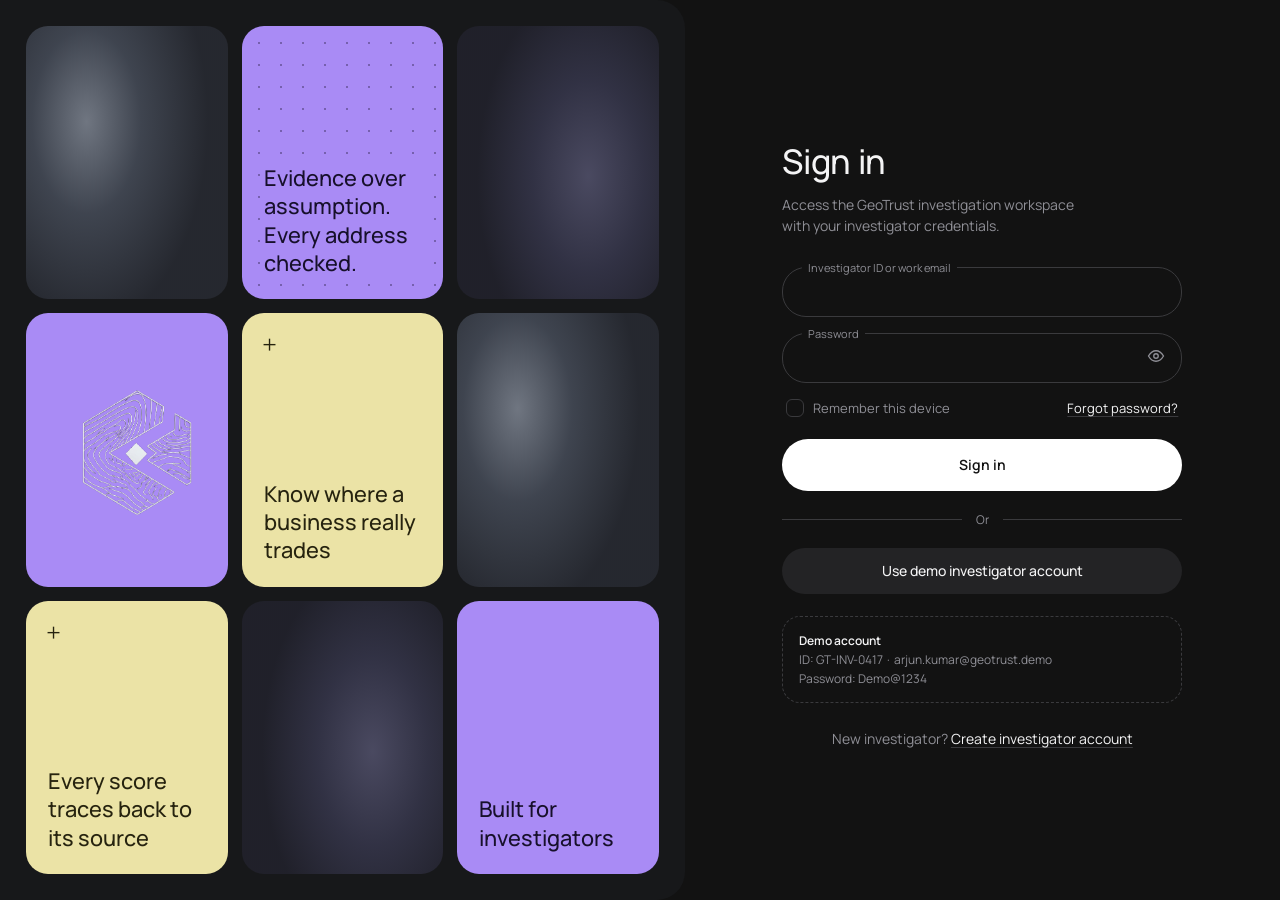
<file: frontend/login.html>
<!DOCTYPE html>
<html lang="en">

<head>
  <meta charset="utf-8">
  <meta name="viewport" content="width=device-width, initial-scale=1, viewport-fit=cover">
  <title>GeoTrust AI – Investigator Access</title>
  <link rel="preconnect" href="https://fonts.googleapis.com">
  <link href="https://fonts.googleapis.com/css2?family=Manrope:wght@400;500;600;700&display=swap" rel="stylesheet">
  <style>
    :root {
      --bg: #121212;
      --panel: #1c1c1e;
      --line: #3a3a3d;
      --tx: #f4f4f5;
      --mu: #8f8f96;
      --pu: #a98bf5;
      --cr: #ebe3a6;
      --err: #ff8a8a;
      --ok: #7ddba0;
      box-sizing: border-box;
      padding-top: env(safe-area-inset-top, 0px);
      padding-bottom: env(safe-area-inset-bottom, 0px)
    }

    *,
    *::before,
    *::after {
      box-sizing: inherit
    }

    html {
      height: 100%;
      scroll-padding-top: env(safe-area-inset-top, 0px)
    }

    body {
      margin: 0;
      min-height: 100%;
      background: var(--bg);
      color: var(--tx);
      font-family: Manrope, Inter, system-ui, sans-serif;
      font-size: 14px
    }

    .app {
      display: grid;
      grid-template-columns: minmax(0, 1.15fr) minmax(0, 1fr);
      min-height: 100vh
    }

    /* art */
    .art {
      position: relative;
      padding: 26px;
      display: grid;
      grid-template-columns: repeat(3, 1fr);
      grid-auto-rows: 1fr;
      gap: 14px;
      overflow: hidden;
      background: #17181a;
      border-radius: 0 28px 28px 0
    }

    .t {
      border-radius: 22px;
      padding: 22px;
      display: flex;
      flex-direction: column;
      justify-content: flex-end;
      min-height: 150px;
      font-size: clamp(17px, 1.7vw, 24px);
      line-height: 1.3;
      font-weight: 500;
      position: relative;
      overflow: hidden
    }

    .t.ph {
      background: radial-gradient(ellipse 60% 75% at 30% 35%, #8d95a3 0, #4c5361 45%, #2a2d36 100%);
      opacity: .75
    }

    .t.ph.b {
      background: radial-gradient(ellipse 55% 70% at 65% 55%, #5b5a78 0, #3a3a52 50%, #23232f 100%)
    }

    .t.pu {
      background: var(--pu);
      color: #17102b
    }

    .t.cr {
      background: var(--cr);
      color: #26230f
    }

    .t.pu.mid {
      align-items: center;
      justify-content: center
    }

    .t .plus {
      position: absolute;
      top: 18px;
      left: 20px;
      font-size: 26px;
      font-weight: 300;
      line-height: 1
    }

    .t.dots {
      background-image: radial-gradient(rgba(23, 16, 43, .35) 1.2px, transparent 1.4px);
      background-size: 22px 22px;
      background-position: 6px 6px
    }

    .t.dots span {
      background: var(--pu);
      padding: 6px 0 0
    }

    .logo {
      width: 76px;
      height: 76px
    }

    .art .lg {
      position: absolute;
      left: 0;
      right: 0;
      bottom: 0;
      height: 0
    }

    /* pane */
    .pane {
      display: flex;
      align-items: center;
      justify-content: center;
      padding: 40px 24px
    }

    .box {
      width: 100%;
      max-width: 400px
    }

    h1 {
      font-size: 34px;
      font-weight: 500;
      margin: 0 0 10px;
      letter-spacing: -.01em
    }

    .sub {
      color: var(--mu);
      margin: 0 0 30px;
      line-height: 1.55;
      max-width: 34ch
    }

    .f {
      position: relative;
      margin-bottom: 16px
    }

    .f label {
      position: absolute;
      top: -7px;
      left: 20px;
      padding: 0 6px;
      background: var(--bg);
      font-size: 11px;
      color: var(--mu);
      z-index: 1
    }

    .f input,
    .f select {
      width: 100%;
      height: 50px;
      background: transparent;
      color: var(--tx);
      border: 1px solid var(--line);
      border-radius: 24px;
      padding: 0 22px;
      font: inherit;
      font-size: 14px;
      outline: none;
      appearance: none;
      -webkit-appearance: none
    }

    .f select {
      background-image: url("data:image/svg+xml,%3Csvg xmlns='http://www.w3.org/2000/svg' width='12' height='8' fill='none' stroke='%238f8f96' stroke-width='1.6'%3E%3Cpath d='M1 1.5l5 5 5-5'/%3E%3C/svg%3E");
      background-repeat: no-repeat;
      background-position: right 20px center;
      padding-right: 44px
    }

    .f select option {
      background: #1c1c1e
    }

    .f input:focus,
    .f select:focus {
      border-color: var(--pu);
      box-shadow: 0 0 0 3px rgba(169, 139, 245, .2)
    }

    .f.bad input,
    .f.bad select {
      border-color: var(--err)
    }

    .f .e {
      display: none;
      color: var(--err);
      font-size: 12px;
      margin: 6px 0 0 22px
    }

    .f.bad .e {
      display: block
    }

    .f .eye {
      position: absolute;
      right: 8px;
      top: 7px;
      width: 36px;
      height: 36px;
      border: 0;
      background: none;
      color: var(--mu);
      cursor: pointer;
      border-radius: 50%
    }

    .row {
      display: grid;
      grid-template-columns: 1fr 1fr;
      gap: 12px
    }

    .meta {
      display: flex;
      justify-content: space-between;
      align-items: center;
      margin: 2px 4px 22px;
      font-size: 13px;
      color: var(--mu)
    }

    .chk {
      display: flex;
      gap: 9px;
      align-items: center;
      cursor: pointer
    }

    .chk input {
      appearance: none;
      -webkit-appearance: none;
      width: 18px;
      height: 18px;
      border: 1px solid var(--line);
      border-radius: 6px;
      margin: 0;
      display: grid;
      place-content: center;
      cursor: pointer;
      flex: none
    }

    .chk input:checked {
      background: var(--pu);
      border-color: var(--pu)
    }

    .chk input:checked::after {
      content: "";
      width: 9px;
      height: 5px;
      border: 2px solid #17102b;
      border-top: 0;
      border-right: 0;
      transform: rotate(-45deg) translate(1px, -1px)
    }

    a,
    .lnk {
      color: var(--tx);
      text-decoration: underline;
      text-underline-offset: 3px;
      text-decoration-color: var(--line);
      background: none;
      border: 0;
      font: inherit;
      cursor: pointer;
      padding: 0
    }

    a:hover,
    .lnk:hover {
      text-decoration-color: var(--pu)
    }

    .btn {
      width: 100%;
      height: 52px;
      border-radius: 26px;
      border: 0;
      background: #fff;
      color: #111;
      font: inherit;
      font-weight: 600;
      font-size: 14px;
      cursor: pointer;
      transition: transform .15s
    }

    .btn:active {
      transform: scale(.98)
    }

    .btn.g {
      background: #232325;
      color: var(--tx);
      font-weight: 500;
      height: 46px
    }

    .btn.g:hover {
      background: #2c2c2f
    }

    .btn.pu {
      background: var(--pu)
    }

    .or {
      display: flex;
      align-items: center;
      gap: 14px;
      color: var(--mu);
      font-size: 12px;
      margin: 20px 0
    }

    .or::before,
    .or::after {
      content: "";
      flex: 1;
      height: 1px;
      background: var(--line)
    }

    .foot {
      margin-top: 26px;
      text-align: center;
      color: var(--mu)
    }

    .demo {
      margin-top: 22px;
      padding: 14px 16px;
      border: 1px dashed var(--line);
      border-radius: 18px;
      font-size: 12px;
      color: var(--mu);
      line-height: 1.6
    }

    .demo b {
      color: var(--tx);
      font-weight: 600
    }

    .view {
      display: none
    }

    .view.on {
      display: block;
      animation: in .35s ease
    }

    @keyframes in {
      from {
        opacity: 0;
        transform: translateY(8px)
      }

      to {
        opacity: 1;
        transform: none
      }
    }

    :focus-visible {
      outline: 2px solid var(--pu);
      outline-offset: 3px
    }

    /* stepper */
    .steps {
      display: flex;
      gap: 6px;
      margin: 0 0 6px
    }

    .steps i {
      flex: 1;
      height: 4px;
      border-radius: 2px;
      background: var(--line);
      transition: background .3s
    }

    .steps i.d {
      background: var(--pu)
    }

    .stl {
      color: var(--mu);
      font-size: 12px;
      margin: 0 0 22px;
      display: flex;
      justify-content: space-between
    }

    .stl b {
      color: var(--tx);
      font-weight: 600
    }

    .nav {
      display: flex;
      gap: 10px;
      margin-top: 8px
    }

    .nav .btn.g {
      width: 40%
    }

    .note {
      font-size: 12px;
      color: var(--mu);
      margin: -4px 4px 16px;
      line-height: 1.5
    }

    .str {
      display: flex;
      gap: 4px;
      margin: -6px 6px 16px
    }

    .str i {
      flex: 1;
      height: 3px;
      border-radius: 2px;
      background: var(--line)
    }

    .str i.s {
      background: var(--pu)
    }

    /* status list */
    .list {
      list-style: none;
      margin: 0 0 26px;
      padding: 0;
      display: grid;
      gap: 0
    }

    .list li {
      display: flex;
      gap: 14px;
      align-items: flex-start;
      padding: 0 0 18px;
      position: relative;
      color: var(--mu)
    }

    .list li::before {
      content: "";
      width: 12px;
      height: 12px;
      border-radius: 50%;
      border: 2px solid var(--line);
      margin-top: 3px;
      flex: none;
      background: var(--bg);
      z-index: 1
    }

    .list li::after {
      content: "";
      position: absolute;
      left: 5px;
      top: 18px;
      bottom: 0;
      width: 2px;
      background: var(--line);
    }
    .list li:last-child::after {
        display: none
      }

      .list li.d {
        color: var(--tx)
      }

      .list li.d::before {
        background: var(--ok);
        border-color: var(--ok)
      }

      .list li.c {
        color: var(--tx)
      }

      .list li.c::before {
        border-color: var(--cr);
        background: var(--cr);
        animation: pl 1.4s infinite
      }

      @keyframes pl {
        50% {
          box-shadow: 0 0 0 6px rgba(235, 227, 166, .15)
        }
      }

      .list small {
        display: block;
        color: var(--mu);
        margin-top: 2px
      }

      .card {
        background: var(--panel);
        border-radius: 20px;
        padding: 16px 18px;
        margin-bottom: 22px;
        font-size: 13px;
        display: grid;
        gap: 8px
      }

      .card div {
        display: flex;
        justify-content: space-between;
        gap: 12px
      }

      .card span {
        color: var(--mu)
      }

      .card code {
        font-family: ui-monospace, "JetBrains Mono", monospace;
        font-size: 12px
      }

      .pill {
        display: inline-block;
        background: rgba(235, 227, 166, .14);
        color: var(--cr);
        border-radius: 20px;
        padding: 4px 12px;
        font-size: 12px;
        margin-bottom: 16px
      }

      @media(max-width:900px) {
        .app {
          grid-template-columns: 1fr
        }

        .art {
          display: none
        }

        .pane {
          align-items: flex-start;
          padding-top: 48px
        }
      }

      @media(max-width:420px) {
        .row {
          grid-template-columns: 1fr
        }
      }

      @media(prefers-reduced-motion:reduce) {
        * {
          animation: none !important;
          transition: none !important
        }
      }
  </style>
</head>

<body>
  <div class="app">
    <aside class="art" aria-hidden="true">
      <div class="t ph"></div>
      <div class="t pu dots"><span>Evidence over assumption.<br>Every address checked.</span></div>
      <div class="t ph b"></div>
      <div class="t pu mid">
        <img class="logo" src="assets/logo.png" alt="GeoTrust Logo" style="width: 100%; height: 100%; object-fit: contain;">
      </div>
      <div class="t cr"><span class="plus">+</span>Know where a business really trades</div>
      <div class="t ph"></div>
      <div class="t cr"><span class="plus">+</span>Every score traces back to its source</div>
      <div class="t ph b"></div>
      <div class="t pu"><span>Built for investigators</span></div>
    </aside>

    <main class="pane">
      <div class="box">

        <!-- LOGIN -->
        <section class="view on" id="v-login" aria-labelledby="h-login">
          <h1 id="h-login">Sign in</h1>
          <p class="sub">Access the GeoTrust investigation workspace with your investigator credentials.</p>
          <form id="fl" novalidate>
            <div class="f"><label for="lid">Investigator ID or work email</label><input id="lid" autocomplete="username"
                required>
              <div class="e">Enter your investigator ID or work email.</div>
            </div>
            <div class="f"><label for="lpw">Password</label><input id="lpw" type="password"
                autocomplete="current-password" required><button type="button" class="eye" aria-label="Show password"
                data-eye="lpw">
                <svg width="18" height="18" viewBox="0 0 24 24" fill="none" stroke="currentColor" stroke-width="1.8">
                  <path d="M2 12s4-7 10-7 10 7 10 7-4 7-10 7S2 12 2 12Z" />
                  <circle cx="12" cy="12" r="3" />
                </svg></button>
              <div class="e">Enter your password.</div>
            </div>
            <div class="meta"><label class="chk"><input type="checkbox" id="rem"> Remember this device</label><button
                type="button" class="lnk" id="forgot">Forgot password?</button></div>
            <button class="btn" type="submit">Sign in</button>
          </form>
          <div class="or">Or</div>
          <button class="btn g" id="demoFill" type="button">Use demo investigator account</button>
          <div class="demo"><b>Demo account</b><br>ID: GT-INV-0417 &nbsp;·&nbsp; arjun.kumar@geotrust.demo<br>Password:
            Demo@1234</div>
          <p class="foot">New investigator? <button class="lnk" data-go="v-s">Create investigator account</button></p>
        </section>

        <!-- SESSION -->
        <section class="view" id="v-session" aria-live="polite">
          <h1 id="sTitle">Signing you in</h1>
          <p class="sub" id="sSub">Checking your access to the investigation workspace.</p>
          <ul class="list" id="sList">
            <li>Validating credentials</li>
            <li>Identifying investigator</li>
            <li>Confirming role</li>
            <li>Creating secure session</li>
            <li>Opening dashboard</li>
          </ul>
          <div id="sDone" style="display:none">
            <div class="card">
              <div><span>Signed in as</span><b id="who">Arjun Kumar</b></div>
              <div><span>Role</span><b>Investigator</b></div>
              <div><span>Session</span><code id="sid"></code></div>
            </div>
            <button class="btn" id="enter">Open dashboard</button>
          </div>
        </section>

        <!-- SIGNUP -->
        <section class="view" id="v-s" aria-labelledby="h-s">
          <h1 id="h-s">Create account</h1>
          <p class="sub">Investigator accounts are tied to an organization and need approval before access.</p>
          <div class="steps" id="bars"><i class="d"></i><i></i><i></i><i></i></div>
          <div class="stl"><b id="stName">Investigator details</b><span id="stNum">Step 1 of 4</span></div>
          <form id="fs" novalidate>
            <div class="step" data-s="0">
              <div class="f"><label for="s1">Full name</label><input id="s1" autocomplete="name" required>
                <div class="e">Enter your full name.</div>
              </div>
              <div class="f"><label for="s2">Work email</label><input id="s2" type="email" autocomplete="email"
                  required>
                <div class="e">Enter a valid work email.</div>
              </div>
              <div class="row">
                <div class="f"><label for="s3">Mobile number</label><input id="s3" type="tel" inputmode="tel"
                    placeholder="+91" required>
                  <div class="e">Enter a valid number.</div>
                </div>
                <div class="f"><label for="s4">Investigator ID</label><input id="s4" required>
                  <div class="e">Required.</div>
                </div>
              </div>
              <div class="row">
                <div class="f"><label for="s5">Job title</label><input id="s5" required>
                  <div class="e">Required.</div>
                </div>
                <div class="f"><label for="s6">Department</label><select id="s6" required>
                    <option value="">Select</option>
                    <option>Risk &amp; Compliance</option>
                    <option>Fraud Investigation</option>
                    <option>Credit Operations</option>
                    <option>Audit</option>
                  </select>
                  <div class="e">Choose one.</div>
                </div>
              </div>
            </div>
            <div class="step" data-s="1" hidden>
              <div class="f"><label for="o1">Organization name</label><input id="o1" required>
                <div class="e">Required.</div>
              </div>
              <div class="f"><label for="o2">Organization type</label><select id="o2" required>
                  <option value="">Select</option>
                  <option>Bank / NBFC</option>
                  <option>Regulator</option>
                  <option>Audit firm</option>
                  <option>Enterprise</option>
                  <option>Government agency</option>
                </select>
                <div class="e">Choose one.</div>
              </div>
              <div class="f"><label for="o3">Official organization email</label><input id="o3" type="email" required>
                <div class="e">Enter a valid organization email.</div>
              </div>
              <div class="row">
                <div class="f"><label for="o4">Registration or license ref.</label><input id="o4" required>
                  <div class="e">Required.</div>
                </div>
                <div class="f"><label for="o5">Office location</label><input id="o5" placeholder="City, State" required>
                  <div class="e">Required.</div>
                </div>
              </div>
            </div>
            <div class="step" data-s="2" hidden>
              <div class="f"><label for="p1">Verification type</label><select id="p1" required>
                  <option value="">Select</option>
                  <option>Employee ID card</option>
                  <option>Authority letter</option>
                  <option>Professional license</option>
                </select>
                <div class="e">Choose one.</div>
              </div>
              <div class="f"><label for="p2">Reference number</label><input id="p2" required>
                <div class="e">Required.</div>
              </div>
              <div class="f"><label for="p3">Issuing authority</label><input id="p3" required>
                <div class="e">Required.</div>
              </div>
              <div class="row">
                <div class="f"><label for="p4">Issue date</label><input id="p4" type="date" required>
                  <div class="e">Required.</div>
                </div>
                <div class="f"><label for="p5">Expiry date</label><input id="p5" type="date" required>
                  <div class="e">Must be after issue date.</div>
                </div>
              </div>
              <p class="note">Verification status starts as <b style="color:var(--cr)">Pending</b>. For this demo,
                verification is synthetic and does not check real government records.</p>
            </div>
            <div class="step" data-s="3" hidden>
              <div class="f"><label for="a1">Password</label><input id="a1" type="password" autocomplete="new-password"
                  required>
                <div class="e">Use at least 8 characters with a number and a symbol.</div>
              </div>
              <div class="str" id="str"><i></i><i></i><i></i><i></i></div>
              <div class="f"><label for="a2">Confirm password</label><input id="a2" type="password"
                  autocomplete="new-password" required>
                <div class="e">Passwords do not match.</div>
              </div>
              <label class="chk" style="margin:0 4px 14px"><input type="checkbox" id="mfa"> Turn on multi-factor
                authentication (optional)</label>
              <label class="chk" style="margin:0 4px 18px"><input type="checkbox" id="tc"> I accept the terms and the
                demo data notice</label>
              <div class="f" style="margin:-6px 0 14px">
                <div class="e" id="tcE" style="margin-top:0">Accept the terms to continue.</div>
              </div>
            </div>
            <div class="nav"><button type="button" class="btn g" id="back" hidden>Back</button><button type="submit"
                class="btn" id="next">Continue</button></div>
          </form>
          <p class="foot">Already have an account? <button class="lnk" data-go="v-login">Sign in</button></p>
        </section>

        <!-- PENDING -->
        <section class="view" id="v-pending">
          <span class="pill">Pending organization approval</span>
          <h1>Registration submitted</h1>
          <p class="sub">Your organization admin will review your details. We’ll email you when your account is ready.
          </p>
          <div class="card">
            <div><span>Reference</span><code id="ref"></code></div>
            <div><span>Applicant</span><b id="pn"></b></div>
            <div><span>Organization</span><b id="po"></b></div>
          </div>
          <ul class="list">
            <li class="d">Registration submitted<small>Details received</small></li>
            <li class="c">Organization approval<small>Waiting for your admin</small></li>
            <li>Verification check<small>Demo verification only</small></li>
            <li>Account activated<small>You can sign in</small></li>
          </ul>
          <button class="btn" data-go="v-login">Back to sign in</button>
        </section>

      </div>
    </main>
  </div>
  <script>
    const $ = s => document.querySelector(s), $$ = s => [...document.querySelectorAll(s)];
    function go(id) { $$('.view').forEach(v => v.classList.toggle('on', v.id === id)); (document.querySelector('#' + id + ' input') || { focus() { } }).focus() }
    $$('[data-go]').forEach(b => b.onclick = () => go(b.dataset.go));
    $$('[data-eye]').forEach(b => b.onclick = () => { const i = $('#' + b.dataset.eye); const h = i.type === 'password'; i.type = h ? 'text' : 'password'; b.setAttribute('aria-label', h ? 'Hide password' : 'Show password') });
    const bad = (el, on) => el.closest('.f').classList.toggle('bad', on);
    /* login */
    const DEMO = { id: ['gt-inv-0417', 'arjun.kumar@geotrust.demo'], pw: 'Demo@1234', name: 'Arjun Kumar' };
    $('#demoFill').onclick = () => { $('#lid').value = 'arjun.kumar@geotrust.demo'; $('#lpw').value = DEMO.pw; $('#fl').requestSubmit() };
    $('#forgot').onclick = () => { const i = $('#lid'); if (!i.value.trim()) { bad(i, true); i.focus(); i.closest('.f').querySelector('.e').textContent = 'Enter your ID or email first, then select Forgot password.'; return } alert('Demo: a reset link would be sent to ' + i.value.trim()) };
    $('#fl').onsubmit = e => {
      e.preventDefault(); const a = $('#lid'), p = $('#lpw'); a.closest('.f').querySelector('.e').textContent = 'Enter your investigator ID or work email.';
      bad(a, !a.value.trim()); bad(p, !p.value); if (!a.value.trim() || !p.value) return;
      const ok = DEMO.id.includes(a.value.trim().toLowerCase()) && p.value === DEMO.pw;
      go('v-session'); runSession(ok)
    };
    function runSession(ok) {
      const li = $$('#sList li'); li.forEach(l => l.className = ''); $('#sDone').style.display = 'none'; $('#sList').style.display = '';
      $('#sTitle').textContent = 'Signing you in'; $('#sSub').textContent = 'Checking your access to the investigation workspace.';
      let i = 0; (function step() {
        if (i > 0) li[i - 1].className = 'd';
        if (!ok && i === 1) { li[1].className = ''; $('#sTitle').textContent = 'Sign-in failed'; $('#sSub').innerHTML = 'We couldn’t match that ID and password. Check them and try again, or use the demo account.<br><br><button class="btn" onclick="go(\'v-login\')">Try again</button>'; return }
        if (i < li.length) { li[i].className = 'c'; i++; setTimeout(step, 520) }
        else { $('#sList').style.display = 'none'; $('#sTitle').textContent = 'Welcome back'; $('#sSub').textContent = 'Your session is ready.'; $('#sid').textContent = 'S-' + Math.random().toString(36).slice(2, 8).toUpperCase(); $('#sDone').style.display = 'block' }
      })()
    }
    $('#enter').onclick = () => { sessionStorage.setItem('geotrust_session', '{"id":"GT-INV-0417","name":"Arjun Kumar"}'); window.location.href = 'index.html'; };
    /* signup */
    const names = ['Investigator details', 'Organization details', 'Professional verification', 'Account security']; let st = 0;
    const reqOk = el => {
      let v = el.value.trim(), ok = !!v;
      if (el.type === 'email') ok = /^\S+@\S+\.\S+$/.test(v);
      if (el.type === 'tel') ok = v.replace(/\D/g, '').length >= 10;
      if (el.id === 'p5') ok = !!v && v > $('#p4').value;
      if (el.id === 'a1') ok = v.length >= 8 && /\d/.test(v) && /[^\w\s]/.test(v);
      if (el.id === 'a2') ok = v !== '' && v === $('#a1').value;
      bad(el, !ok); return ok
    };
    function draw() {
      $$('.step').forEach(s => s.hidden = +s.dataset.s !== st);
      $$('#bars i').forEach((b, i) => b.classList.toggle('d', i <= st));
      $('#stName').textContent = names[st]; $('#stNum').textContent = 'Step ' + (st + 1) + ' of 4';
      $('#back').hidden = st === 0; $('#next').textContent = st === 3 ? 'Submit registration' : 'Continue';
      $('#v-s').scrollIntoView({ block: 'start' })
    }
    $('#back').onclick = () => { st--; draw() };
    $$('#fs input,#fs select').forEach(el => el.addEventListener('input', () => { if (el.closest('.f').classList.contains('bad')) reqOk(el) }));
    $('#a1').addEventListener('input', e => { const v = e.target.value; let n = (v.length >= 8) + (/\d/.test(v)) + (/[^\w\s]/.test(v)) + (/[A-Z]/.test(v) && /[a-z]/.test(v)); $$('#str i').forEach((b, i) => b.classList.toggle('s', i < n)) });
    $('#fs').onsubmit = e => {
      e.preventDefault();
      let ok = true; $$('.step[data-s="' + st + '"] input:not([type=checkbox]),.step[data-s="' + st + '"] select').forEach(el => { if (!reqOk(el)) ok = false });
      if (st === 3 && !$('#tc').checked) { ok = false; $('#tcE').parentElement.classList.add('bad') } else $('#tcE').parentElement.classList.remove('bad');
      if (!ok) { const f = $('.step[data-s="' + st + '"] .bad input, .step[data-s="' + st + '"] .bad select'); f && f.focus(); return }
      if (st < 3) { st++; draw(); return }
      $('#ref').textContent = 'GT-REG-2026-' + Math.floor(10000 + Math.random() * 89999);
      $('#pn').textContent = $('#s1').value.trim(); $('#po').textContent = $('#o1').value.trim(); go('v-pending')
    };
    $$('#tc').forEach(c => c.onchange = () => $('#tcE').parentElement.classList.remove('bad'));
  </script>
</body>

</html>
</file>
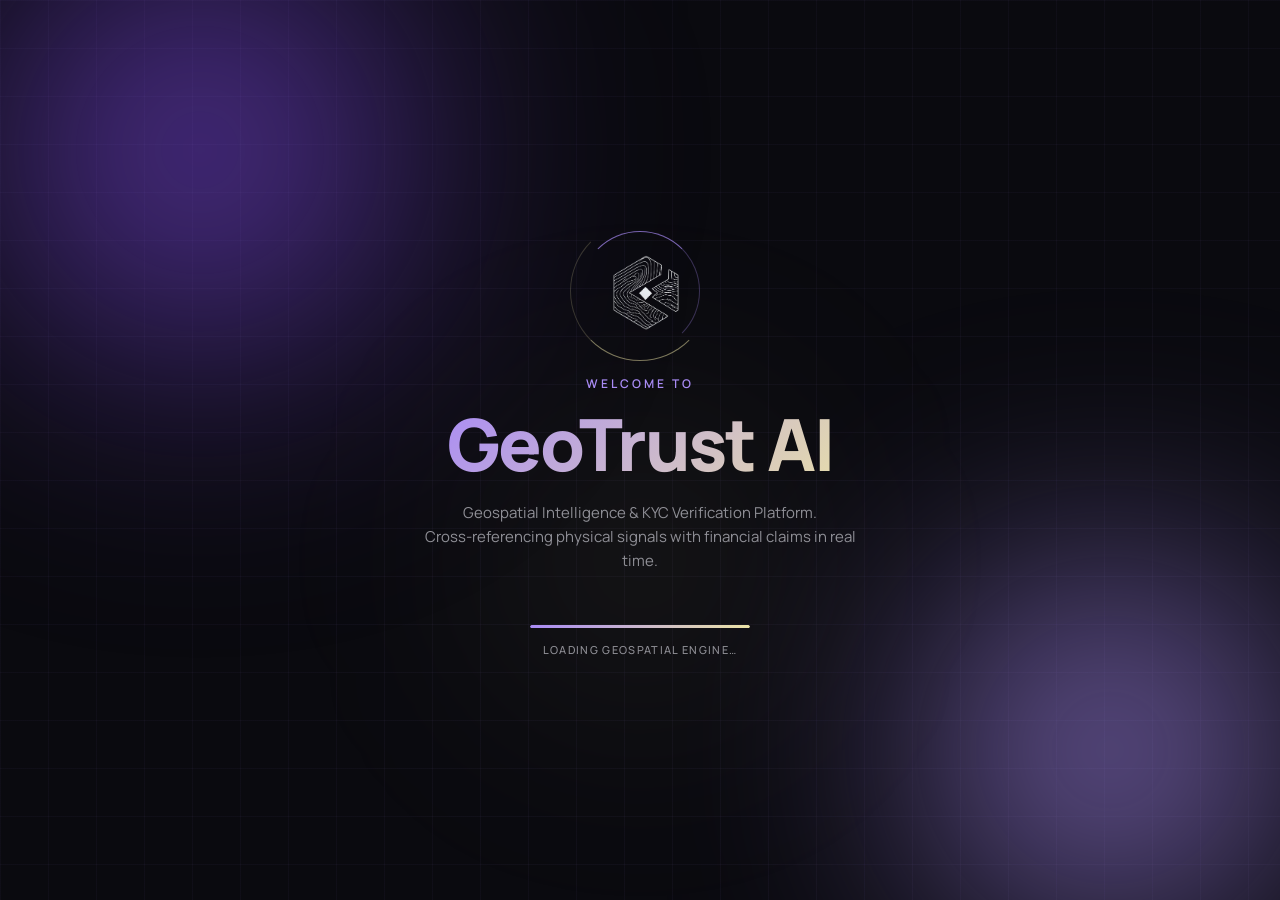
<file: frontend/splash.html>
<!DOCTYPE html>
<html lang="en">
<head>
  <meta charset="utf-8">
  <meta name="viewport" content="width=device-width, initial-scale=1, viewport-fit=cover">
  <title>GeoTrust AI</title>
  <link rel="preconnect" href="https://fonts.googleapis.com">
  <link href="https://fonts.googleapis.com/css2?family=Manrope:wght@300;400;500;600;700;800&display=swap" rel="stylesheet">
  <style>
    :root {
      --bg: #0a0a0f;
      --pu: #a98bf5;
      --cr: #ebe3a6;
      --tx: #f4f4f5;
      --mu: #8f8f96;
    }
    *, *::before, *::after { box-sizing: border-box; margin: 0; padding: 0; }
    html, body { height: 100%; overflow: hidden; background: var(--bg); font-family: 'Manrope', system-ui, sans-serif; }

    /* Aurora blobs */
    .bg-aurora { position: fixed; inset: 0; z-index: 0; }
    .aurora-blob { position: absolute; border-radius: 50%; filter: blur(120px); opacity: 0; animation: blob-appear 1.2s ease forwards; }
    .aurora-blob:nth-child(1) { width: 600px; height: 600px; background: radial-gradient(circle, #6c3fc5 0%, transparent 70%); top: -150px; left: -100px; animation-delay: 0.2s; }
    .aurora-blob:nth-child(2) { width: 500px; height: 500px; background: radial-gradient(circle, #a98bf5 0%, transparent 70%); bottom: -100px; right: -80px; animation-delay: 0.5s; }
    .aurora-blob:nth-child(3) { width: 400px; height: 400px; background: radial-gradient(circle, rgba(235,227,166,0.12) 0%, transparent 70%); top: 40%; left: 50%; transform: translateX(-50%); animation-delay: 0.8s; }
    @keyframes blob-appear { to { opacity: 1; } }

    /* Grid */
    .bg-grid { position: fixed; inset: 0; z-index: 1; background-image: linear-gradient(rgba(169,139,245,0.04) 1px, transparent 1px), linear-gradient(90deg, rgba(169,139,245,0.04) 1px, transparent 1px); background-size: 48px 48px; opacity: 0; animation: fade-in 1.5s ease forwards; }
    @keyframes fade-in { to { opacity: 1; } }

    /* Scan line */
    .scan-line { position: fixed; left: 0; right: 0; height: 2px; background: linear-gradient(90deg, transparent, rgba(169,139,245,0.5), transparent); z-index: 20; top: 0; opacity: 0; animation: scan 2.5s ease-in-out 1.5s 1 forwards; }
    @keyframes scan { 0% { top: 0; opacity: 0; } 5% { opacity: 1; } 95% { opacity: 1; } 100% { top: 100%; opacity: 0; } }

    /* Particles */
    .particles { position: fixed; inset: 0; z-index: 2; pointer-events: none; }
    .particle { position: absolute; border-radius: 50%; opacity: 0; animation: float-particle linear infinite; }
    @keyframes float-particle { 0% { opacity: 0; transform: translateY(0) scale(0); } 10% { opacity: 0.6; transform: translateY(-20px) scale(1); } 90% { opacity: 0.3; } 100% { opacity: 0; transform: translateY(-120px) scale(0.5); } }

    /* Splash center */
    .splash { position: relative; z-index: 10; display: flex; flex-direction: column; align-items: center; justify-content: center; height: 100vh; text-align: center; padding: 24px; }

    /* Logo */
    .logo-wrap { position: relative; width: 96px; height: 96px; margin-bottom: 36px; opacity: 0; transform: scale(0.6) translateY(20px); animation: logo-in 0.8s cubic-bezier(0.34,1.56,0.64,1) 0.4s forwards; }
    @keyframes logo-in { to { opacity: 1; transform: scale(1) translateY(0); } }
    .logo-wrap svg { width: 100%; height: 100%; }
    .orbit-ring { position: absolute; inset: -12px; border-radius: 50%; border: 1.5px solid transparent; border-top-color: rgba(169,139,245,0.7); border-right-color: rgba(169,139,245,0.3); animation: orbit 3s linear infinite; }
    .orbit-ring-2 { position: absolute; inset: -22px; border-radius: 50%; border: 1px solid transparent; border-bottom-color: rgba(235,227,166,0.5); border-left-color: rgba(235,227,166,0.2); animation: orbit 5s linear infinite reverse; }
    @keyframes orbit { to { transform: rotate(360deg); } }

    /* Text animations */
    .line-in { opacity: 0; transform: translateY(16px); }
    .welcome-label { font-size: 12px; font-weight: 600; letter-spacing: 0.25em; text-transform: uppercase; color: var(--pu); margin-bottom: 14px; animation: line-in 0.7s ease 0.9s forwards; }
    .main-title { font-size: clamp(40px,7vw,72px); font-weight: 800; line-height: 1.05; letter-spacing: -0.03em; color: var(--tx); margin-bottom: 20px; animation: line-in 0.75s ease 1.1s forwards; }
    @keyframes line-in { to { opacity: 1; transform: translateY(0); } }
    .highlight { background: linear-gradient(135deg, #a98bf5 0%, #ebe3a6 60%, #a98bf5 100%); background-size: 200% auto; -webkit-background-clip: text; -webkit-text-fill-color: transparent; background-clip: text; animation: shimmer 3s linear 1.8s infinite; }
    @keyframes shimmer { to { background-position: 200% center; } }
    .sub-title { font-size: 15px; color: var(--mu); max-width: 440px; line-height: 1.6; margin-bottom: 52px; animation: line-in 0.7s ease 1.35s forwards; }

    /* Progress */
    .progress-wrap { width: 220px; height: 3px; background: rgba(255,255,255,0.07); border-radius: 99px; overflow: hidden; animation: line-in 0.5s ease 1.6s forwards; }
    .progress-bar { height: 100%; width: 0%; border-radius: 99px; background: linear-gradient(90deg, var(--pu), var(--cr)); animation: fill-bar 2.2s cubic-bezier(0.4,0,0.2,1) 1.8s forwards; }
    @keyframes fill-bar { 0% { width:0%; } 60% { width:75%; } 85% { width:92%; } 100% { width:100%; } }
    .loading-text { margin-top: 14px; font-size: 11px; font-weight: 500; letter-spacing: 0.12em; text-transform: uppercase; color: var(--mu); transition: opacity 0.4s ease; animation: line-in 0.5s ease 1.7s forwards; }

    /* Page fade-out */
    body.fade-out { animation: page-out 0.7s ease forwards; }
    @keyframes page-out { to { opacity: 0; transform: scale(1.03); } }
  </style>
</head>
<body>
  <div class="scan-line"></div>
  <div class="bg-aurora"><div class="aurora-blob"></div><div class="aurora-blob"></div><div class="aurora-blob"></div></div>
  <div class="bg-grid"></div>
  <div class="particles" id="particles"></div>

  <div class="splash">
    <div class="logo-wrap">
      <div class="orbit-ring"></div>
      <div class="orbit-ring-2"></div>
      <img src="assets/logo.png" alt="GeoTrust Logo" style="width: 100%; height: 100%; object-fit: contain; position: relative; z-index: 10;">
    </div>

    <div class="welcome-label line-in">Welcome to</div>
    <h1 class="main-title line-in"><span class="highlight">GeoTrust AI</span></h1>
    <p class="sub-title line-in">Geospatial Intelligence &amp; KYC Verification Platform.<br>Cross-referencing physical signals with financial claims in real time.</p>

    <div class="progress-wrap line-in">
      <div class="progress-bar"></div>
    </div>
    <div class="loading-text line-in" id="loadingText">Initializing secure session…</div>
  </div>

  <script>
    // Particles
    const container = document.getElementById('particles');
    for (let i = 0; i < 28; i++) {
      const p = document.createElement('div');
      p.className = 'particle';
      const size = Math.random() * 3 + 1;
      p.style.cssText = `width:${size}px;height:${size}px;left:${Math.random()*100}%;top:${Math.random()*100}%;animation-duration:${4+Math.random()*6}s;animation-delay:${Math.random()*4}s;background:${Math.random()>0.5?'#a98bf5':'#ebe3a6'};`;
      container.appendChild(p);
    }

    // Cycling status messages
    const messages = ['Initializing secure session…','Loading geospatial engine…','Preparing KYC modules…','Ready.'];
    let mi = 0;
    const lt = document.getElementById('loadingText');
    const iv = setInterval(() => {
      mi++;
      if (mi < messages.length) {
        lt.style.opacity = '0';
        setTimeout(() => { lt.textContent = messages[mi]; lt.style.opacity = '1'; }, 200);
      } else { clearInterval(iv); }
    }, 900);

    // Redirect after animation
    setTimeout(() => {
      document.body.classList.add('fade-out');
      setTimeout(() => { window.location.href = 'login.html'; }, 700);
    }, 4200);
  </script>
</body>
</html>
</file>
